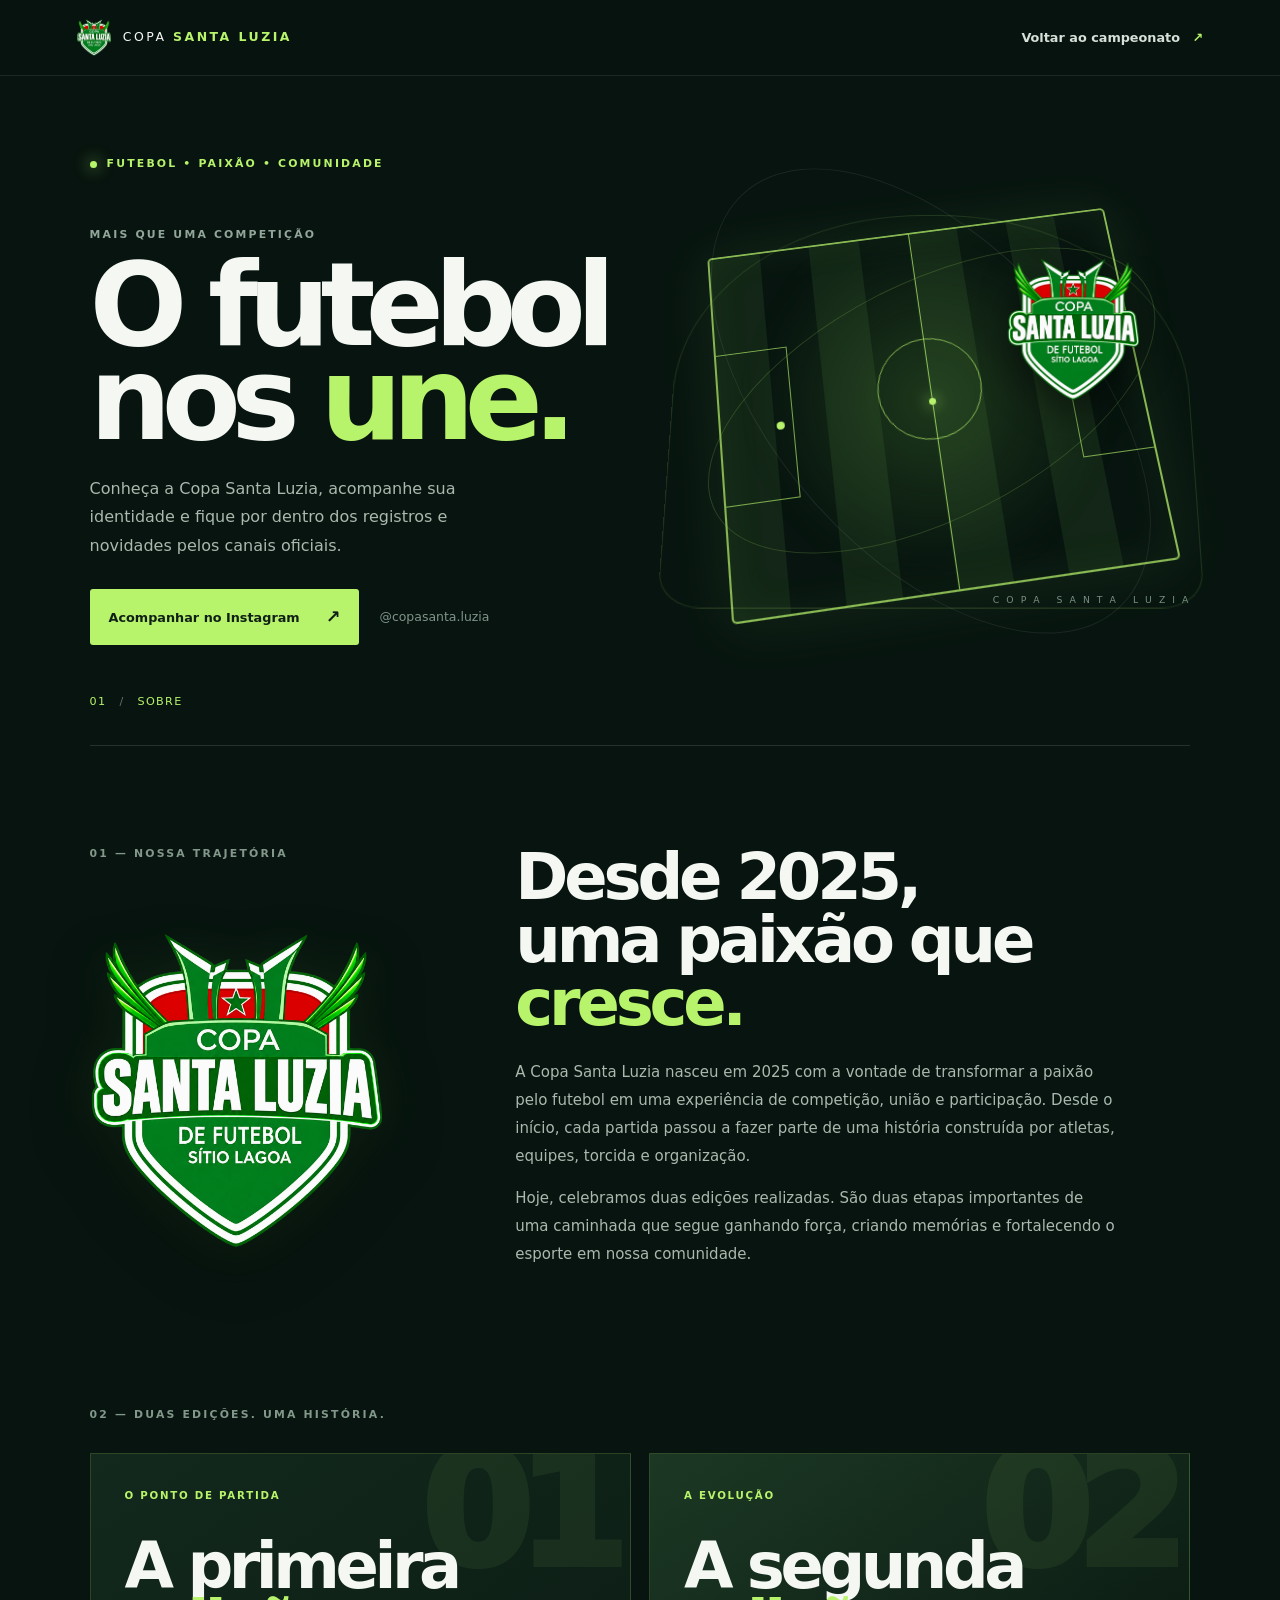
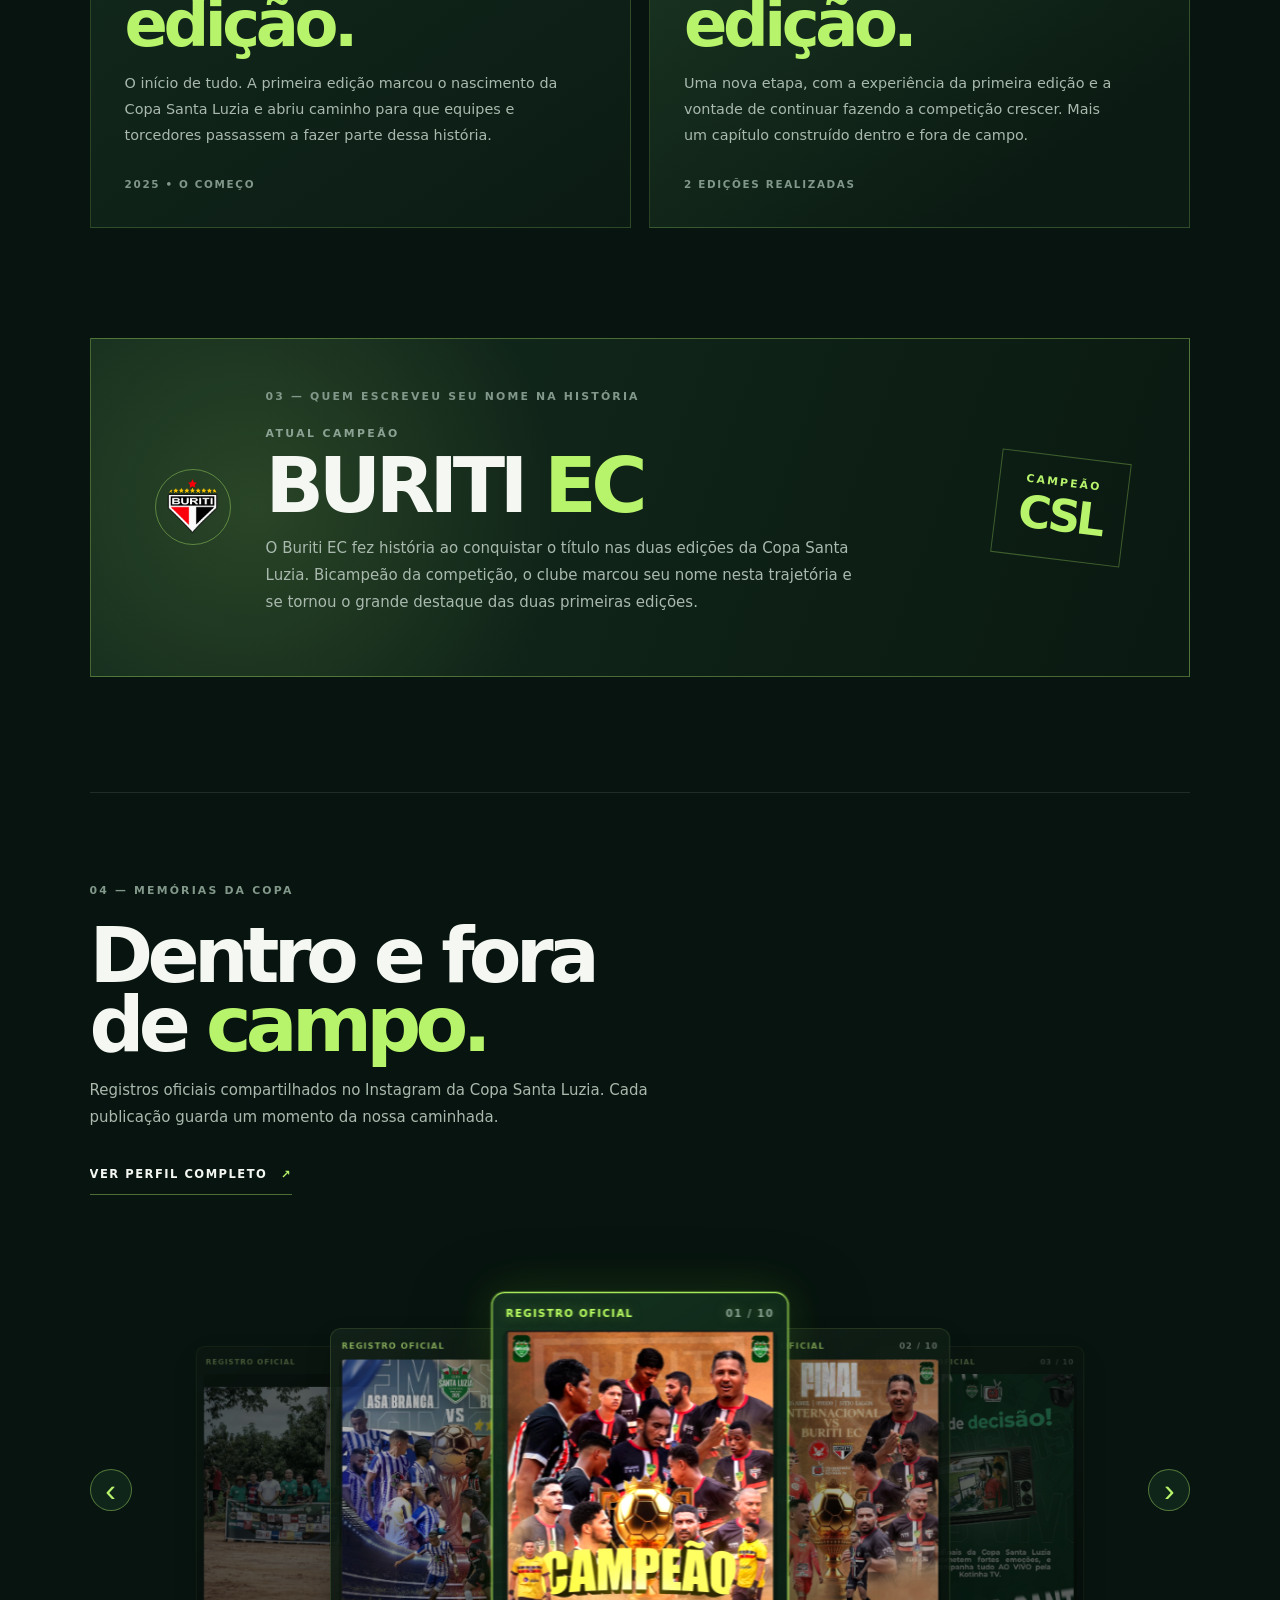
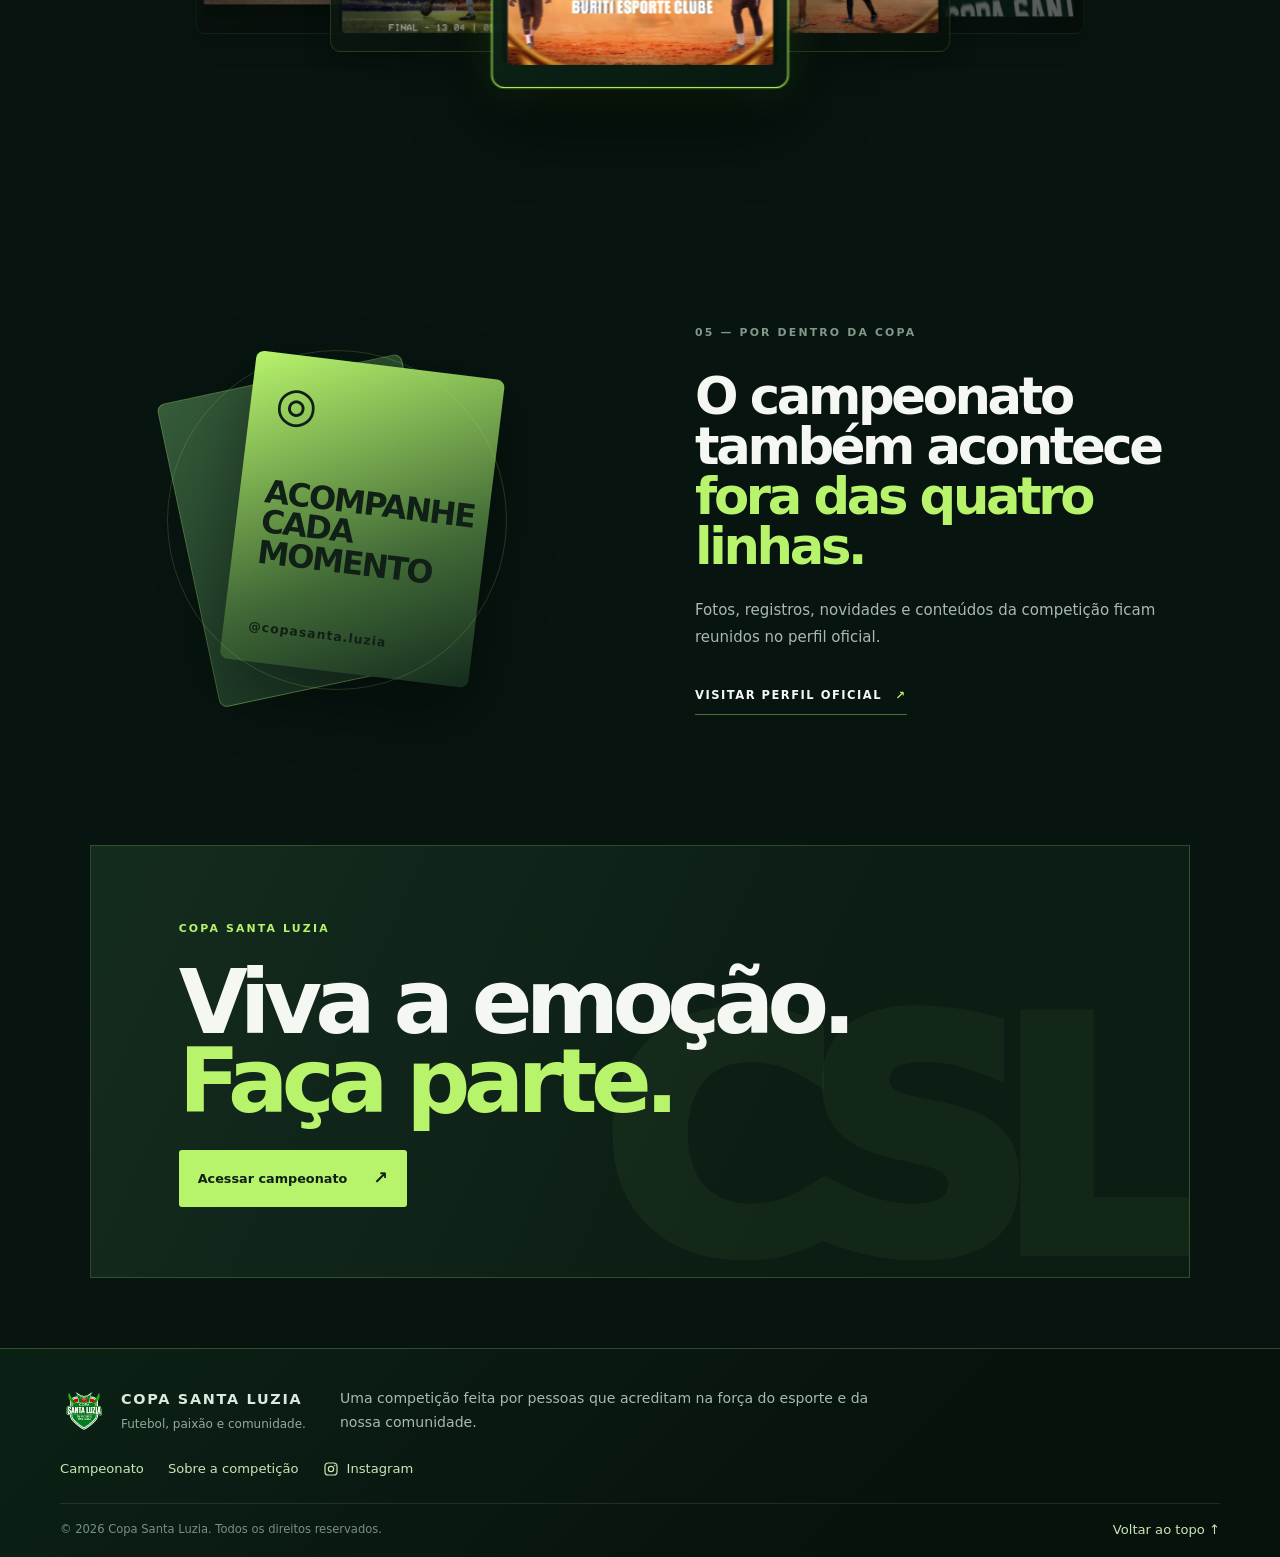
<file: copa-santa-luzia/sobre.html>
<!doctype html>
<html lang="pt-BR">
<head>
  <meta charset="utf-8">
  <meta name="viewport" content="width=device-width, initial-scale=1">
  <meta name="theme-color" content="#07140f">
  <meta name="description" content="Conheça a Copa Santa Luzia e acompanhe as novidades no Instagram oficial.">
  <title>Sobre a competição — Copa Santa Luzia</title>
  <link rel="icon" type="image/png" href="assets/Emblema%20Copa%20Santa%20Luzia%20em%20PNG%20transparente.png">
  <link rel="stylesheet" href="css/style.css">
  <link rel="stylesheet" href="css/sobre.css?v=20261119-8">
</head>
<body id="top" class="about-page">
  <header class="about-topbar">
    <a class="about-brand" href="index.html"><img class="brand-mark" src="assets/Emblema%20Copa%20Santa%20Luzia%20em%20PNG%20transparente.png" alt="Logomarca Copa Santa Luzia"><span>COPA <b>SANTA LUZIA</b></span></a>
    <a class="about-back" href="index.html">Voltar ao campeonato <span aria-hidden="true">↗</span></a>
  </header>

  <main class="about-main">
    <section class="about-hero">
      <div class="hero-copy reveal">
        <span class="eyebrow"><i></i> FUTEBOL • PAIXÃO • COMUNIDADE</span>
        <p class="hero-kicker">MAIS QUE UMA COMPETIÇÃO</p>
        <h1>O futebol<br>nos <em>une.</em></h1>
        <p class="hero-lead">Conheça a Copa Santa Luzia, acompanhe sua identidade e fique por dentro dos registros e novidades pelos canais oficiais.</p>
        <div class="hero-actions">
          <a class="about-cta" href="https://www.instagram.com/copasanta.luzia/" target="_blank" rel="noopener noreferrer">Acompanhar no Instagram <span>↗</span></a>
          <span class="hero-handle">@copasanta.luzia</span>
        </div>
      </div>

      <div class="hero-art reveal" aria-label="Ilustração de um campo de futebol com bola">
        <div class="art-glow"></div>
        <div class="stadium-lines"></div>
        <div class="pitch">
          <span class="pitch-half"></span><span class="pitch-circle"></span>
          <span class="pitch-box pitch-box-left"></span><span class="pitch-box pitch-box-right"></span>
          <span class="pitch-dot"></span>
        </div>
        <div class="orbit orbit-one"></div><div class="orbit orbit-two"></div>
        <img class="floating-ball" src="assets/Emblema%20Copa%20Santa%20Luzia%20em%20PNG%20transparente.png" alt="Logomarca Copa Santa Luzia">
        <span class="art-caption">C O P A &nbsp; S A N T A &nbsp; L U Z I A</span>
      </div>
      <div class="hero-index">01 <span>/</span> SOBRE</div>
    </section>

    <section class="about-intro reveal">
      <div class="intro-brand">
        <div class="section-number">01 — NOSSA TRAJETÓRIA</div>
        <img class="intro-logo" src="assets/Emblema%20Copa%20Santa%20Luzia%20em%20PNG%20transparente.png" alt="Escudo oficial da Copa Santa Luzia">
      </div>
      <div>
        <h2>Desde 2025,<br>uma paixão que <em>cresce.</em></h2>
        <p>A Copa Santa Luzia nasceu em 2025 com a vontade de transformar a paixão pelo futebol em uma experiência de competição, união e participação. Desde o início, cada partida passou a fazer parte de uma história construída por atletas, equipes, torcida e organização.</p>
        <p>Hoje, celebramos duas edições realizadas. São duas etapas importantes de uma caminhada que segue ganhando força, criando memórias e fortalecendo o esporte em nossa comunidade.</p>
      </div>
    </section>

    <section class="edition-history reveal">
      <div class="section-number">02 — DUAS EDIÇÕES. UMA HISTÓRIA.</div>
      <div class="edition-grid">
        <article class="edition-card">
          <span class="edition-index">01</span>
          <span class="edition-label">O PONTO DE PARTIDA</span>
          <h3>A primeira<br><em>edição.</em></h3>
          <p>O início de tudo. A primeira edição marcou o nascimento da Copa Santa Luzia e abriu caminho para que equipes e torcedores passassem a fazer parte dessa história.</p>
          <span class="edition-foot">2025 • O COMEÇO</span>
        </article>
        <article class="edition-card edition-card-current">
          <span class="edition-index">02</span>
          <span class="edition-label">A EVOLUÇÃO</span>
          <h3>A segunda<br><em>edição.</em></h3>
          <p>Uma nova etapa, com a experiência da primeira edição e a vontade de continuar fazendo a competição crescer. Mais um capítulo construído dentro e fora de campo.</p>
          <span class="edition-foot">2 EDIÇÕES REALIZADAS</span>
        </article>
      </div>
    </section>

    <section class="champion-feature reveal">
      <img class="champion-crown" src="assets/Buriti-ec.png" alt="Escudo do Buriti EC, atual campeão">
      <div class="champion-copy">
        <span class="section-number">03 — QUEM ESCREVEU SEU NOME NA HISTÓRIA</span>
        <p class="champion-label">ATUAL CAMPEÃO</p>
        <h2>BURITI <em>EC</em></h2>
        <p>O Buriti EC fez história ao conquistar o título nas duas edições da Copa Santa Luzia. Bicampeão da competição, o clube marcou seu nome nesta trajetória e se tornou o grande destaque das duas primeiras edições.</p>
      </div>
      <div class="champion-stamp">CAMPEÃO<br><b>CSL</b></div>
    </section>

    <section class="official-gallery">
      <div class="gallery-heading reveal">
        <div class="section-number">04 — MEMÓRIAS DA COPA</div>
        <h2>Dentro e fora<br>de <em>campo.</em></h2>
        <p>Registros oficiais compartilhados no Instagram da Copa Santa Luzia. Cada publicação guarda um momento da nossa caminhada.</p>
        <a class="text-link" href="https://www.instagram.com/copasanta.luzia/" target="_blank" rel="noopener noreferrer">VER PERFIL COMPLETO <span>↗</span></a>
      </div>
      <div class="ig-carousel ig-deck" aria-label="Carrossel de registros oficiais da Copa Santa Luzia">
        <button class="ig-carousel-arrow ig-prev" type="button" aria-label="Ver publicações anteriores">‹</button>
        <div class="ig-gallery-grid" id="igGalleryTrack" tabindex="0" aria-live="polite">
        <article class="ig-card reveal" style="--ig-order:0">
          <div class="ig-card-top"><span>REGISTRO OFICIAL</span><span>01 / 10</span></div>
          <a class="ig-photo-link" href="assets/IMG_8917.PNG" target="_blank" rel="noopener noreferrer" aria-label="Abrir imagem IMG_8917.PNG"><img class="ig-photo" src="assets/IMG_8917.PNG" alt="Registro da Copa Santa Luzia 1" loading="eager"></a>
        </article>
        <article class="ig-card reveal" style="--ig-order:1">
          <div class="ig-card-top"><span>REGISTRO OFICIAL</span><span>02 / 10</span></div>
          <a class="ig-photo-link" href="assets/IMG_8918.PNG" target="_blank" rel="noopener noreferrer" aria-label="Abrir imagem IMG_8918.PNG"><img class="ig-photo" src="assets/IMG_8918.PNG" alt="Registro da Copa Santa Luzia 2" loading="eager"></a>
        </article>
        <article class="ig-card reveal" style="--ig-order:2">
          <div class="ig-card-top"><span>REGISTRO OFICIAL</span><span>03 / 10</span></div>
          <a class="ig-photo-link" href="assets/IMG_8919.PNG" target="_blank" rel="noopener noreferrer" aria-label="Abrir imagem IMG_8919.PNG"><img class="ig-photo" src="assets/IMG_8919.PNG" alt="Registro da Copa Santa Luzia 3" loading="eager"></a>
        </article>
        <article class="ig-card reveal" style="--ig-order:3">
          <div class="ig-card-top"><span>REGISTRO OFICIAL</span><span>04 / 10</span></div>
          <a class="ig-photo-link" href="assets/IMG_8920.PNG" target="_blank" rel="noopener noreferrer" aria-label="Abrir imagem IMG_8920.PNG"><img class="ig-photo" src="assets/IMG_8920.PNG" alt="Registro da Copa Santa Luzia 4" loading="lazy"></a>
        </article>
        <article class="ig-card reveal" style="--ig-order:4">
          <div class="ig-card-top"><span>REGISTRO OFICIAL</span><span>05 / 10</span></div>
          <a class="ig-photo-link" href="assets/IMG_8921.PNG" target="_blank" rel="noopener noreferrer" aria-label="Abrir imagem IMG_8921.PNG"><img class="ig-photo" src="assets/IMG_8921.PNG" alt="Registro da Copa Santa Luzia 5" loading="lazy"></a>
        </article>
        <article class="ig-card reveal" style="--ig-order:5">
          <div class="ig-card-top"><span>REGISTRO OFICIAL</span><span>06 / 10</span></div>
          <a class="ig-photo-link" href="assets/IMG_8922.PNG" target="_blank" rel="noopener noreferrer" aria-label="Abrir imagem IMG_8922.PNG"><img class="ig-photo" src="assets/IMG_8922.PNG" alt="Registro da Copa Santa Luzia 6" loading="lazy"></a>
        </article>
        <article class="ig-card reveal" style="--ig-order:6">
          <div class="ig-card-top"><span>REGISTRO OFICIAL</span><span>07 / 10</span></div>
          <a class="ig-photo-link" href="assets/IMG_8923.PNG" target="_blank" rel="noopener noreferrer" aria-label="Abrir imagem IMG_8923.PNG"><img class="ig-photo" src="assets/IMG_8923.PNG" alt="Registro da Copa Santa Luzia 7" loading="lazy"></a>
        </article>
        <article class="ig-card reveal" style="--ig-order:7">
          <div class="ig-card-top"><span>REGISTRO OFICIAL</span><span>08 / 10</span></div>
          <a class="ig-photo-link" href="assets/IMG_8924.PNG" target="_blank" rel="noopener noreferrer" aria-label="Abrir imagem IMG_8924.PNG"><img class="ig-photo" src="assets/IMG_8924.PNG" alt="Registro da Copa Santa Luzia 8" loading="lazy"></a>
        </article>
        <article class="ig-card reveal" style="--ig-order:8">
          <div class="ig-card-top"><span>REGISTRO OFICIAL</span><span>09 / 10</span></div>
          <a class="ig-photo-link" href="assets/IMG_8925.PNG" target="_blank" rel="noopener noreferrer" aria-label="Abrir imagem IMG_8925.PNG"><img class="ig-photo" src="assets/IMG_8925.PNG" alt="Registro da Copa Santa Luzia 9" loading="lazy"></a>
        </article>
        <article class="ig-card reveal" style="--ig-order:9">
          <div class="ig-card-top"><span>REGISTRO OFICIAL</span><span>10 / 10</span></div>
          <a class="ig-photo-link" href="assets/IMG_8926.PNG" target="_blank" rel="noopener noreferrer" aria-label="Abrir imagem IMG_8926.PNG"><img class="ig-photo" src="assets/IMG_8926.PNG" alt="Registro da Copa Santa Luzia 10" loading="lazy"></a>
        </article>
        
        </div>
        <button class="ig-carousel-arrow ig-next" type="button" aria-label="Próxima publicação">›</button>
      </div>
    </section>

    <section class="about-social reveal">
      <div class="social-visual">
        <div class="social-frame frame-back"></div>
        <div class="social-frame frame-front">
          <span class="insta-symbol">◎</span>
          <strong>ACOMPANHE<br>CADA MOMENTO</strong>
          <small>@copasanta.luzia</small>
        </div>
        <span class="social-orbit"></span>
      </div>
      <div class="social-copy">
        <div class="section-number">05 — POR DENTRO DA COPA</div>
        <h2>O campeonato<br>também acontece<br><em>fora das quatro linhas.</em></h2>
        <p>Fotos, registros, novidades e conteúdos da competição ficam reunidos no perfil oficial.</p>
        <a class="text-link" href="https://www.instagram.com/copasanta.luzia/" target="_blank" rel="noopener noreferrer">VISITAR PERFIL OFICIAL <span>↗</span></a>
      </div>
    </section>

    <section class="about-final reveal">
      <span class="final-kicker">COPA SANTA LUZIA</span>
      <h2>Viva a emoção.<br><em>Faça parte.</em></h2>
      <a class="about-cta" href="index.html">Acessar campeonato <span>↗</span></a>
      <div class="final-watermark">CSL</div>
    </section>
  </main>


  <script async src="https://www.instagram.com/embed.js"></script>
  <footer class="site-footer">
  <div class="site-footer-inner">
    <div class="footer-topline">
      <a class="footer-brand" href="index.html" aria-label="Copa Santa Luzia - início">
        <img src="assets/Emblema%20Copa%20Santa%20Luzia%20em%20PNG%20transparente.png" alt="">
        <span><strong>COPA SANTA LUZIA</strong><small>Futebol, paixão e comunidade.</small></span>
      </a>
      <p class="footer-message">Uma competição feita por pessoas que acreditam na força do esporte e da nossa comunidade.</p>
    </div>
    <nav class="footer-links" aria-label="Links do rodapé">
      <a href="index.html">Campeonato</a>
      <a href="sobre.html">Sobre a competição</a>
      <a class="footer-instagram" href="https://www.instagram.com/copasanta.luzia/" target="_blank" rel="noopener noreferrer" aria-label="Instagram">
        <svg viewBox="0 0 24 24" aria-hidden="true" focusable="false"><rect x="3" y="3" width="18" height="18" rx="5" fill="none" stroke="currentColor" stroke-width="1.8"/><circle cx="12" cy="12" r="4" fill="none" stroke="currentColor" stroke-width="1.8"/><circle cx="17.6" cy="6.7" r="1.1" fill="currentColor"/></svg>
        Instagram
      </a>
    </nav>
    <div class="footer-bottom"><span>© <span class="footer-year">2026</span> Copa Santa Luzia. Todos os direitos reservados.</span><a href="#top">Voltar ao topo ↑</a></div>
  </div>
</footer>
  <script>
    (() => {
      const track = document.getElementById('igGalleryTrack');
      const cards = track ? [...track.querySelectorAll('.ig-card')] : [];
      const prev = document.querySelector('.ig-prev');
      const next = document.querySelector('.ig-next');
      if (!track || !cards.length || !prev || !next) return;
      let active = 0;
      const render = () => {
        cards.forEach((card, index) => {
          let offset = (index - active + cards.length) % cards.length;
          if (offset > Math.floor(cards.length / 2)) offset -= cards.length;
          card.dataset.position = offset >= -2 && offset <= 2 ? String(offset) : 'hidden';
          card.classList.toggle('is-active', offset === 0);
          card.setAttribute('aria-hidden', offset === 0 ? 'false' : 'true');
        });
      };
      const move = delta => { active = (active + delta + cards.length) % cards.length; render(); };
      prev.addEventListener('click', () => move(-1));
      next.addEventListener('click', () => move(1));
      track.addEventListener('keydown', event => {
        if (event.key === 'ArrowLeft') { event.preventDefault(); move(-1); }
        if (event.key === 'ArrowRight') { event.preventDefault(); move(1); }
      });
      let pointerStart = null;
      track.addEventListener('pointerdown', event => {
        pointerStart = event.clientX;
        if (event.pointerType === 'touch' || event.pointerType === 'pen') track.setPointerCapture(event.pointerId);
      });
      track.addEventListener('pointerup', event => {
        if (pointerStart === null) return;
        const delta = event.clientX - pointerStart;
        if (Math.abs(delta) > 35) move(delta < 0 ? 1 : -1);
        pointerStart = null;
      });
      track.addEventListener('pointercancel', () => { pointerStart = null; });
      render();
    })();
  </script>



  <script>
    (() => {
      const items = document.querySelectorAll('.reveal');
      if (!('IntersectionObserver' in window)) {
        items.forEach(item => item.classList.add('is-visible'));
        return;
      }
      const observer = new IntersectionObserver(entries => {
        entries.forEach(entry => {
          if (entry.isIntersecting) {
            entry.target.classList.add('is-visible');
            observer.unobserve(entry.target);
          }
        });
      }, { threshold: 0.14 });
      items.forEach(item => observer.observe(item));
    })();
  </script>
</body>
</html>
</file>
<file: copa-santa-luzia/css/style.css>
:root {
  --bg: #0b1410; --panel: #111d17; --panel2: #16261e; --line: #223a2e;
  --text: #e8f3ec; --muted: #8fa89a; --accent: #22c55e; --accent2: #16a34a;
  --yellow: #facc15; --red: #ef4444; --blue: #38bdf8; --radius: 12px;
}
* { box-sizing: border-box; }
html { -webkit-text-size-adjust: 100%; }
body { margin: 0; background: var(--bg); color: var(--text); font: 15px/1.5 system-ui, -apple-system, "Segoe UI", Roboto, sans-serif; }
h1, h2, h3 { margin: 0 0 .5rem; line-height: 1.2; }
h2 { font-size: 1.15rem; } h3 { font-size: 1rem; }
a { color: var(--accent); }
code { background: var(--panel2); padding: 1px 6px; border-radius: 6px; font-size: .85em; }
.muted { color: var(--muted); } .small { font-size: .85rem; }
[hidden] { display: none !important; }

/* Layout */
.topbar { position: sticky; top: 0; z-index: 20; background: rgba(11,20,16,.92); backdrop-filter: blur(8px); border-bottom: 1px solid var(--line); }
.topbar-in { max-width: 1100px; margin: 0 auto; padding: 10px 16px; display: flex; align-items: center; gap: 12px; justify-content: space-between; }
.brand { font-weight: 800; font-size: 1.1rem; display: flex; align-items: center; gap: 8px; }
.brand .ball { font-size: 1.3rem; }
.who { display: flex; align-items: center; gap: 10px; font-size: .85rem; color: var(--muted); }
.who img { width: 28px; height: 28px; border-radius: 50%; }
.tabs { max-width: 1100px; margin: 0 auto; padding: 0 16px; display: flex; gap: 4px; overflow-x: auto; scrollbar-width: none; }
.tabs::-webkit-scrollbar { display: none; }
.tab { background: none; border: 0; color: var(--muted); padding: 11px 14px; cursor: pointer; font: inherit; font-weight: 600; white-space: nowrap; border-bottom: 3px solid transparent; }
.tab:hover { color: var(--text); }
.tab.active { color: var(--accent); border-bottom-color: var(--accent); }
main { max-width: 1100px; margin: 0 auto; padding: 18px 16px 60px; }

/* Cards, tables */
.card { background: var(--panel); border: 1px solid var(--line); border-radius: var(--radius); padding: 16px; margin-bottom: 14px; }
.grid { display: grid; gap: 14px; }
.grid.two { grid-template-columns: repeat(auto-fit, minmax(300px, 1fr)); }
.table-wrap { overflow-x: auto; border: 1px solid var(--line); border-radius: var(--radius); background: var(--panel); }
table { width: 100%; border-collapse: collapse; font-size: .92rem; }
th, td { padding: 9px 10px; text-align: center; border-bottom: 1px solid var(--line); white-space: nowrap; }
th { color: var(--muted); font-weight: 600; font-size: .78rem; text-transform: uppercase; letter-spacing: .04em; background: var(--panel2); }
td.l, th.l { text-align: left; }
tr:last-child td { border-bottom: 0; }
tbody tr:hover { background: rgba(34,197,94,.05); }
tr.top td:first-child { box-shadow: inset 3px 0 var(--accent); }
.pts { font-weight: 800; color: var(--accent); }
.team-cell { display: flex; align-items: center; gap: 8px; }
.badge { display: inline-grid; place-items: center; width: 30px; height: 30px; border-radius: 50%; font-size: .62rem; font-weight: 800; color: #fff; flex: none; }
.empty { text-align: center; color: var(--muted); padding: 34px 12px; border: 1px dashed var(--line); border-radius: var(--radius); }

/* Jogos */
.match { padding: 14px 16px; }
.match-head { display: flex; justify-content: space-between; color: var(--muted); font-size: .8rem; margin-bottom: 10px; gap: 8px; flex-wrap: wrap; }
.match-body { display: grid; grid-template-columns: 1fr auto 1fr; align-items: center; gap: 12px; }
.mteam { display: flex; align-items: center; gap: 8px; font-weight: 700; }
.mteam.away { justify-content: flex-end; text-align: right; }
.score { font-size: 1.6rem; font-weight: 800; letter-spacing: .05em; min-width: 84px; text-align: center; }
.score.pending { font-size: .95rem; color: var(--muted); font-weight: 600; }
.status { font-size: .72rem; padding: 2px 8px; border-radius: 999px; font-weight: 700; }
.status.encerrado { background: rgba(34,197,94,.15); color: var(--accent); }
.status.agendado { background: rgba(56,189,248,.15); color: var(--blue); }
.match-notes { margin-top: 10px; padding: 8px 10px; background: var(--panel2); border-radius: 8px; font-size: .88rem; color: #cfe3d6; }
.events { margin-top: 10px; display: grid; gap: 4px; font-size: .86rem; color: var(--muted); }
.ev { display: flex; gap: 8px; align-items: center; }
.ev .min { min-width: 34px; color: var(--text); font-variant-numeric: tabular-nums; }
.card-y, .card-r { display: inline-block; width: 11px; height: 15px; border-radius: 2px; }
.card-y { background: var(--yellow); } .card-r { background: var(--red); }

/* Notas / avisos */
.note { border-left: 3px solid var(--accent); }
.note h3 { margin-bottom: 4px; }
.pill { display: inline-block; padding: 2px 9px; border-radius: 999px; font-size: .75rem; font-weight: 700; }
.pill.red { background: rgba(239,68,68,.15); color: var(--red); }
.pill.yellow { background: rgba(250,204,21,.15); color: var(--yellow); }
.pill.green { background: rgba(34,197,94,.15); color: var(--accent); }

/* Formulários e botões */
label { display: grid; gap: 4px; font-size: .8rem; color: var(--muted); font-weight: 600; }
input, select, textarea { width: 100%; background: var(--panel2); border: 1px solid var(--line); color: var(--text); border-radius: 8px; padding: 9px 10px; font: inherit; }
input:focus, select:focus, textarea:focus { outline: 2px solid var(--accent2); border-color: transparent; }
input[type=color] { padding: 2px; height: 38px; }
input[type=checkbox] { width: auto; }
.form-grid { display: grid; gap: 10px; grid-template-columns: repeat(auto-fit, minmax(160px, 1fr)); align-items: end; }
.btn { background: var(--accent2); color: #fff; border: 0; border-radius: 8px; padding: 9px 16px; font: inherit; font-weight: 700; cursor: pointer; }
.btn:hover { background: var(--accent); }
.btn.ghost { background: transparent; border: 1px solid var(--line); color: var(--text); }
.btn.ghost:hover { border-color: var(--accent); }
.btn.danger { background: transparent; border: 1px solid #7f1d1d; color: #fca5a5; }
.btn.danger:hover { background: #7f1d1d; color: #fff; }
.btn.sm { padding: 4px 10px; font-size: .8rem; }
.row-actions { display: flex; gap: 6px; justify-content: flex-end; }
.toolbar { display: flex; gap: 10px; flex-wrap: wrap; align-items: center; margin-bottom: 12px; }
.toolbar select, .toolbar input { width: auto; min-width: 180px; }
.spacer { flex: 1; }

/* Login */
.login-wrap { min-height: 100vh; display: grid; place-items: center; padding: 20px; }
.login-card { width: 100%; max-width: 400px; background: var(--panel); border: 1px solid var(--line); border-radius: 16px; padding: 28px; text-align: center; }
.login-card h1 { font-size: 1.5rem; margin-bottom: 6px; }
.login-card .stack { display: grid; gap: 12px; margin-top: 20px; justify-items: center; }
.login-card .btn { width: 280px; max-width: 100%; }
.sep { display: flex; align-items: center; gap: 10px; color: var(--muted); font-size: .8rem; width: 280px; max-width: 100%; }
.sep::before, .sep::after { content: ""; height: 1px; background: var(--line); flex: 1; }
.login-card form { display: grid; gap: 12px; text-align: left; margin-top: 18px; }
.err { color: #fca5a5; font-size: .85rem; min-height: 1.2em; }

/* Modal & toast */
dialog { background: var(--panel); color: var(--text); border: 1px solid var(--line); border-radius: 16px; padding: 20px; width: min(640px, 94vw); max-height: 90vh; overflow: auto; }
dialog::backdrop { background: rgba(0,0,0,.6); }
#toast { position: fixed; left: 50%; bottom: 22px; transform: translate(-50%, 20px); background: var(--accent2); color: #fff; padding: 10px 18px; border-radius: 999px; opacity: 0; pointer-events: none; transition: .25s; z-index: 100; font-weight: 600; }
#toast.show { opacity: 1; transform: translate(-50%, 0); }
#toast.error { background: #b91c1c; }
.link-admin { color: var(--muted); font-size: .8rem; margin-top: 22px; display: inline-block; }
.dz { border: 2px dashed var(--line); border-radius: var(--radius); padding: 22px; text-align: center; }
.dz:hover { border-color: var(--accent); }

@media (max-width: 560px) {
  .match-body { grid-template-columns: 1fr; text-align: center; }
  .mteam, .mteam.away { justify-content: center; text-align: center; }
  .who .name { display: none; }
}

/* ===== Campeonato: grupos, mata-mata, partida ao vivo, desempate ===== */
.tag { display: inline-block; background: var(--panel2); border: 1px solid var(--line); border-radius: 999px; padding: 1px 9px; font-size: .75rem; color: var(--muted); font-weight: 700; white-space: nowrap; }
.linkbtn { background: none; border: 0; color: var(--text); font: inherit; font-weight: 700; cursor: pointer; padding: 0; text-align: left; text-decoration: underline dotted var(--muted); text-underline-offset: 3px; }
.linkbtn:hover { color: var(--accent); }
.stats3 { display: grid; grid-template-columns: repeat(3, 1fr); gap: 10px; margin: 12px 0; }
.stat { background: var(--panel2); border-radius: 10px; padding: 12px; text-align: center; }
.stat b { display: block; font-size: 1.6rem; }
.stat span { color: var(--muted); font-size: .78rem; }
.status.nao_iniciado { background: rgba(56,189,248,.15); color: var(--blue); }
.status.em_andamento { background: rgba(239,68,68,.15); color: var(--red); }
.status.concluido { background: rgba(34,197,94,.15); color: var(--accent); }
.live-dot { display: inline-block; width: 8px; height: 8px; border-radius: 50%; background: var(--red); margin-right: 6px; animation: pulse 1.2s infinite; }
@keyframes pulse { 0%, 100% { opacity: 1; } 50% { opacity: .25; } }
.match.live { border-color: #7f1d1d; box-shadow: 0 0 0 1px rgba(239,68,68,.25); }
.chips { display: flex; gap: 6px; flex-wrap: wrap; margin-bottom: 12px; }
.chip { border: 1px solid var(--line); background: transparent; color: var(--muted); border-radius: 999px; padding: 5px 12px; font: inherit; font-size: .82rem; font-weight: 600; cursor: pointer; }
.chip.active { background: var(--accent2); border-color: var(--accent2); color: #fff; }
.tb-list { list-style: none; margin: 0; padding: 0; display: grid; gap: 8px; }
.tb-item { display: flex; align-items: center; gap: 10px; background: var(--panel2); border: 1px solid var(--line); border-radius: 10px; padding: 10px 12px; }
.tb-n { width: 26px; height: 26px; border-radius: 50%; background: var(--accent2); color: #fff; display: grid; place-items: center; font-weight: 800; font-size: .85rem; flex: none; }
.tb-text { flex: 1; min-width: 0; }
.tb-text small { display: block; color: var(--muted); }
.choice-grid { display: grid; gap: 10px; grid-template-columns: repeat(auto-fit, minmax(240px, 1fr)); }
.choice { border: 2px solid var(--line); border-radius: 12px; padding: 14px; cursor: pointer; background: var(--panel2); display: grid; gap: 4px; color: var(--text); font-size: .95rem; }
.choice.sel { border-color: var(--accent); background: rgba(34,197,94,.08); }
.choice input { width: auto; justify-self: start; }
.choice b { font-size: 1rem; }
.groups-grid { display: grid; gap: 12px; grid-template-columns: repeat(auto-fit, minmax(250px, 1fr)); }
.gbox { background: var(--panel2); border: 1px solid var(--line); border-radius: 12px; padding: 12px; }
.gbox.bad { border-color: #7a6a1a; }
.gbox h3 { display: flex; justify-content: space-between; align-items: center; margin-bottom: 6px; }
.gbox .grow { display: flex; align-items: center; gap: 8px; padding: 4px 0; }
.gbox select { width: auto; padding: 3px 6px; margin-left: auto; }
.bracket { display: flex; gap: 16px; overflow-x: auto; padding-bottom: 8px; align-items: stretch; }
.phase-col { min-width: 250px; flex: 1; display: flex; flex-direction: column; gap: 10px; justify-content: space-around; }
.phase-col h3 { text-align: center; color: var(--muted); font-size: .8rem; text-transform: uppercase; letter-spacing: .05em; }
.kmatch { background: var(--panel); border: 1px solid var(--line); border-radius: 10px; padding: 8px 10px; font-size: .88rem; }
.kmatch.live { border-color: #7f1d1d; }
.kline { display: flex; align-items: center; gap: 8px; padding: 3px 0; }
.kline .nm { flex: 1; min-width: 0; overflow: hidden; text-overflow: ellipsis; white-space: nowrap; }
.kline .sc { font-weight: 800; }
.kline.win { color: var(--accent); font-weight: 700; }
.kmeta { color: var(--muted); font-size: .74rem; margin-top: 4px; display: flex; justify-content: space-between; gap: 6px; flex-wrap: wrap; }
.champion { text-align: center; background: linear-gradient(135deg, rgba(250,204,21,.15), rgba(34,197,94,.1)); border-color: #7a6a1a; }
.champion .trophy { font-size: 2.4rem; }
.score-ctl { display: grid; grid-template-columns: 1fr auto 1fr; gap: 10px; align-items: center; text-align: center; margin: 14px 0; }
.score-ctl .big { font-size: 2.6rem; font-weight: 800; line-height: 1.1; }
.score-ctl .ctl { display: flex; gap: 6px; justify-content: center; margin-top: 6px; }
.seg { display: flex; border: 1px solid var(--line); border-radius: 10px; overflow: hidden; margin: 12px 0; }
.seg button { flex: 1; border: 0; background: var(--panel2); color: var(--muted); padding: 10px 6px; font: inherit; font-weight: 700; cursor: pointer; }
.seg button + button { border-left: 1px solid var(--line); }
.seg button.on.nao_iniciado { background: rgba(56,189,248,.2); color: var(--blue); }
.seg button.on.em_andamento { background: rgba(239,68,68,.2); color: var(--red); }
.seg button.on.concluido { background: rgba(34,197,94,.2); color: var(--accent); }
td input.inl { width: auto; padding: 4px 6px; font-size: .85rem; }
td input.inl.n { width: 62px; text-align: center; }
.warn { background: rgba(250,204,21,.1); border: 1px solid #7a6a1a; color: var(--yellow); border-radius: 10px; padding: 10px 12px; font-size: .88rem; margin-bottom: 12px; }
.okline { color: var(--accent); } .todo { color: var(--muted); }
.checklist { list-style: none; margin: 0; padding: 0; display: grid; gap: 6px; }
.livebar { display: flex; flex-wrap: wrap; gap: 8px; align-items: center; }


/* Classificação: colunas estáveis e nome sempre legível */
.standings-wrap { width: 100%; overflow-x: auto; }
.standings-table { width: 100%; min-width: 0; table-layout: fixed; }
.standings-table th, .standings-table td {
  padding: 8px 4px;
  text-align: center;
  white-space: nowrap;
  overflow: hidden;
}
.standings-table .pos-col { width: 34px; }
.standings-table .team-col { width: 34%; text-align: left; }
.standings-team { min-width: 0; gap: 6px; overflow: visible; }
.standings-team-name {
  display: block;
  flex: 1 1 auto;
  min-width: 0;
  max-width: 100%;
  font-size: .82rem;
  line-height: 1.2;
  white-space: normal;
  overflow: visible;
  overflow-wrap: anywhere;
  text-overflow: clip;
}
@media (max-width: 560px) {
  .standings-table th, .standings-table td {
    padding: 7px 2px;
    font-size: .68rem;
  }
  .standings-table .pos-col { width: 24px; }
  .standings-table .team-col { width: 38%; }
  .standings-team { gap: 4px; align-items: center; }
  .standings-team .badge { width: 22px; height: 22px; font-size: .5rem; }
  .standings-team-name {
    font-size: .72rem;
    line-height: 1.15;
    white-space: normal;
    overflow-wrap: anywhere;
  }
}


/* Perfil público do clube */
.team-detail-head { display:flex; align-items:center; gap:12px; margin-bottom:18px; }
.team-detail-head .badge { width:44px; height:44px; font-size:.8rem; }
.team-detail-head h2 { margin:0; }
.team-stats { grid-template-columns:repeat(3,minmax(0,1fr)); }
.team-match-row { display:grid; grid-template-columns:minmax(0,1fr) auto auto; gap:12px; align-items:center; padding:10px 0; border-bottom:1px solid var(--line); }
.team-match-row:last-child { border-bottom:0; }
.team-match-score { font-weight:800; white-space:nowrap; }
.standings-team-name { border:0; background:none; color:var(--text); font:inherit; font-weight:800; cursor:pointer; text-align:left; text-decoration:underline dotted var(--muted); text-underline-offset:3px; }
.standings-team-name:hover { color:var(--accent); }
@media (max-width:560px) {
  .team-match-row { grid-template-columns:minmax(0,1fr) auto; }
  .team-match-row > div:last-child { grid-column:1 / -1; }
  .team-stats { gap:6px; }
  .team-stats .stat { padding:8px 4px; }
}


/* Cabeçalho do painel: evitar que marca e ações quebrem em telas estreitas */
@media (max-width: 560px) {
  .admin-topbar .topbar-in {
    padding: 8px 10px;
    gap: 8px;
  }
  .admin-topbar .brand {
    flex: 1 1 auto;
    min-width: 0;
    gap: 6px;
    font-size: clamp(.76rem, 3.4vw, .95rem);
    white-space: nowrap;
  }
  .admin-topbar .brand > span:last-child {
    min-width: 0;
    overflow: hidden;
    text-overflow: ellipsis;
    white-space: nowrap;
  }
  .admin-topbar .brand .ball {
    flex: 0 0 auto;
    font-size: 1.15rem;
  }
  .admin-topbar .who {
    flex: 0 0 auto;
    gap: 6px;
    white-space: nowrap;
  }
  .admin-topbar .who .btn {
    flex: 0 0 auto;
    padding: 7px 9px;
    font-size: .76rem;
    line-height: 1.2;
    white-space: nowrap;
  }
  .admin-topbar .tabs {
    padding-right: 10px;
    padding-left: 10px;
  }
}


/* Logomarca oficial da Copa Santa Luzia */
.brand .brand-logo { width:36px; height:46px; object-fit:contain; flex:none; display:block; }
@media (max-width:560px) { .admin-topbar .brand .brand-logo { width:30px; height:40px; } }


/* Escudo oficial do Buriti EC nos identificadores dos clubes */
.badge.badge-image {
  overflow:hidden;
  padding:0;
  background:transparent!important;
  border:1px solid rgba(255,255,255,.16);
}
.badge.badge-image img {
  display:block;
  width:100%;
  height:100%;
  object-fit:contain;
  border-radius:inherit;
}


/* Escudo do Buriti EC: usa a imagem real do clube em vez do emblema genérico */
.badge.badge-image.badge-buriti {
  width:44px!important;
  height:44px!important;
  min-width:44px;
  border:0!important;
  border-radius:9px!important;
  padding:0!important;
  overflow:hidden;
  background:transparent!important;
  box-shadow:none!important;
}
.badge.badge-image.badge-buriti img {
  display:block;
  width:100%;
  height:100%;
  object-fit:contain;
  object-position:center;
  border:0;
  border-radius:inherit;
  background:transparent;
}
.standings-team .badge.badge-image.badge-buriti {
  width:30px!important;
  height:30px!important;
  min-width:30px;
}
.team-detail-head .badge.badge-image.badge-buriti {
  width:58px!important;
  height:58px!important;
  min-width:58px;
}


/* Escudos personalizados dos clubes e editor de recorte circular */
.badge.badge-image { overflow:hidden; padding:0; background:transparent!important; border:1px solid rgba(255,255,255,.14); }
.badge.badge-image img { display:block; width:100%; height:100%; object-fit:contain; object-position:center; border-radius:inherit; }
.badge.badge-initials { background:var(--team-badge-color,#64748b); }
.logo-editor { display:grid; gap:12px; }
.logo-editor h2 { margin:0; }
.logo-file-label { display:inline-flex; align-items:center; gap:12px; width:max-content; max-width:100%; }
.logo-file-label input { max-width:230px; font-size:.78rem; }
.logo-crop-stage { display:grid; place-items:center; padding:8px; }
#team-logo-canvas {
  width:min(72vw,320px); height:auto; aspect-ratio:1; border-radius:50%;
  border:3px solid rgba(134,239,172,.75);
  box-shadow:0 0 0 8px rgba(34,197,94,.08),0 12px 35px rgba(0,0,0,.3);
  cursor:grab; touch-action:none; background:#17251d;
}
#team-logo-canvas:active { cursor:grabbing; }
.logo-zoom-label { display:grid; grid-template-columns:auto 1fr; align-items:center; gap:14px; }
.logo-zoom-label input { padding:0; accent-color:var(--accent); }
.logo-hint { text-align:center; margin:0; }
.logo-actions { justify-content:flex-end; flex-wrap:wrap; }


/* Rodapé institucional compartilhado */
.site-footer { margin-top:72px; color:#dce9df; background:linear-gradient(135deg,#0c2116,#07120d 72%); border-top:1px solid rgba(183,243,107,.24); }
.site-footer-inner { width:min(1160px,calc(100% - 40px)); margin:0 auto; padding:38px 0 18px; }
.footer-topline { display:flex; align-items:center; gap:34px; }
.footer-brand { display:inline-flex; align-items:center; gap:13px; color:inherit; text-decoration:none; flex:0 0 auto; }
.footer-brand img { width:48px; height:48px; object-fit:contain; }
.footer-brand span { display:grid; gap:4px; }
.footer-brand strong { font-size:.9rem; letter-spacing:.12em; }
.footer-brand small { color:#91a99a; font-size:.75rem; }
.footer-message { max-width:560px; margin:0; color:#a8bbae; font-size:.88rem; line-height:1.7; }
.footer-instagram { display:inline-flex; align-items:center; gap:8px; }
.footer-instagram svg { width:16px; height:16px; flex:0 0 16px; }
.footer-links { display:flex; flex-wrap:wrap; gap:10px 24px; margin-top:24px; padding:0 0 24px; }
.footer-links a,.footer-bottom a { color:#c8e7b4; font-size:.82rem; text-decoration:none; }
.footer-links a:hover,.footer-bottom a:hover { color:#fff; text-decoration:underline; }
.footer-bottom { display:flex; justify-content:space-between; align-items:center; gap:14px; padding-top:16px; border-top:1px solid rgba(255,255,255,.1); color:#789080; font-size:.72rem; }
@media(max-width:700px) {
  .footer-topline { align-items:flex-start; flex-direction:column; gap:18px; }
  .footer-message { max-width:100%; }
}
@media(max-width:560px) { .site-footer { margin-top:48px; } .site-footer-inner { width:calc(100% - 32px); padding-top:30px; } .footer-bottom { align-items:flex-start; flex-direction:column; } }


/* Rodapé no fim da janela quando o conteúdo não ocupa toda a altura */
html, body { min-height:100%; }
body { min-height:100vh; display:flex; flex-direction:column; }
#app { flex:1 0 auto; }
.site-footer { flex-shrink:0; margin-top:0; }


/* Link simples para a página Sobre, seguindo a identidade dos links do rodapé */
.header-about-link { color:#c8e7b4; font-size:.82rem; font-weight:600; text-decoration:none; transition:color .2s; }
.header-about-link:hover { color:#fff; text-decoration:underline; text-underline-offset:4px; }
</file>
<file: copa-santa-luzia/css/sobre.css>
/* Página institucional — Copa Santa Luzia */
.about-page { --about-bg:#07140f; --about-panel:#0d2118; --about-green:#b7f36b; --about-muted:#9aada1; background:var(--about-bg); color:#f4f7f2; overflow-x:hidden; }
.about-topbar { height:76px; padding:0 clamp(20px,6vw,90px); display:flex; align-items:center; justify-content:space-between; border-bottom:1px solid rgba(255,255,255,.09); position:relative; z-index:5; background:rgba(7,20,15,.88); }
.about-brand { display:flex; align-items:center; gap:12px; color:#f4f7f2; text-decoration:none; font-size:.78rem; letter-spacing:.2em; }
.about-brand b { color:var(--about-green); }
.brand-mark { display:block; width:34px; height:46px; object-fit:contain; flex:none; }
.about-back { color:#d6e0d8; text-decoration:none; font-size:.8rem; font-weight:700; }
.about-back span,.text-link span { color:var(--about-green); margin-left:8px; }
.about-main { max-width:1440px; margin:auto; padding:0 clamp(20px,7vw,110px); }
.about-hero { min-height:650px; position:relative; display:grid; grid-template-columns:1fr 1fr; align-items:center; gap:5vw; padding:80px 0 100px; }
.eyebrow,.section-number,.hero-kicker,.final-kicker { font-size:.68rem; font-weight:800; letter-spacing:.2em; color:var(--about-green); }
.eyebrow { display:flex; align-items:center; gap:10px; }
.eyebrow i { width:7px; height:7px; border-radius:50%; background:var(--about-green); box-shadow:0 0 16px var(--about-green); }
.hero-kicker { margin:55px 0 14px; color:#92a69a; }
.hero-copy h1 { font-size:clamp(4.5rem,9vw,8.5rem); letter-spacing:-.085em; line-height:.82; margin:0; font-weight:900; }
.hero-copy h1 em,.about-intro h2 em,.social-copy h2 em,.about-final h2 em { color:var(--about-green); font-style:normal; }
.hero-lead { max-width:440px; color:#a9b9ae; line-height:1.8; margin:28px 0; font-size:1rem; }
.hero-actions { display:flex; align-items:center; gap:20px; flex-wrap:wrap; }
.about-cta { display:inline-flex; align-items:center; gap:26px; background:var(--about-green); color:#102016; text-decoration:none; padding:15px 19px; border-radius:3px; font-size:.8rem; font-weight:900; transition:transform .25s,box-shadow .25s; }
.about-cta:hover { transform:translateY(-4px); box-shadow:0 12px 35px rgba(183,243,107,.2); }
.about-cta span { font-size:1.1rem; }
.hero-handle { color:#81958a; font-size:.78rem; }
.hero-art { min-height:430px; position:relative; display:grid; place-items:center; isolation:isolate; }
.art-glow { position:absolute; width:70%; aspect-ratio:1; border-radius:50%; background:radial-gradient(circle,rgba(112,190,73,.22),transparent 68%); filter:blur(18px); animation:breathe 5s ease-in-out infinite; }
.stadium-lines { position:absolute; inset:4% 0; border:1px solid rgba(183,243,107,.13); border-radius:48% 48% 8% 8%; transform:perspective(500px) rotateX(8deg); }
.pitch { width:min(82%,430px); aspect-ratio:1.15; border:2px solid rgba(183,243,107,.72); border-radius:5px; transform:perspective(650px) rotateX(13deg) rotateZ(-8deg); position:relative; box-shadow:0 0 55px rgba(116,190,79,.12),inset 0 0 40px rgba(116,190,79,.08); background:repeating-linear-gradient(90deg,rgba(91,153,69,.13) 0 12.5%,transparent 12.5% 25%); animation:fieldFloat 7s ease-in-out infinite; }
.pitch::before { content:""; position:absolute; top:0; bottom:0; left:50%; border-left:1px solid rgba(183,243,107,.7); }
.pitch-half { position:absolute; width:25%; aspect-ratio:1; border:1px solid rgba(183,243,107,.7); border-radius:50%; left:37.5%; top:32%; }
.pitch-circle { position:absolute; width:7px; height:7px; background:var(--about-green); border-radius:50%; left:calc(50% - 3px); top:calc(50% - 3px); box-shadow:0 0 14px var(--about-green); }
.pitch-box { position:absolute; width:17%; height:42%; top:29%; border:1px solid rgba(183,243,107,.65); }
.pitch-box-left { left:0; border-left:0; }.pitch-box-right { right:0; border-right:0; }
.pitch-dot { position:absolute; width:8px; height:8px; border-radius:50%; background:var(--about-green); left:13%; top:50%; }
.orbit { position:absolute; width:94%; height:55%; border:1px solid rgba(183,243,107,.18); border-radius:50%; transform:rotate(-27deg); }
.orbit-two { width:108%; height:72%; transform:rotate(48deg); border-color:rgba(255,255,255,.08); }
.floating-ball { position:absolute; right:10%; top:13%; display:block; width:clamp(76px,12vw,132px); height:auto; object-fit:contain; filter:drop-shadow(0 18px 18px rgba(0,0,0,.45)); animation:ballFloat 4s ease-in-out infinite; }
.art-caption { position:absolute; bottom:2%; right:0; color:#789082; font-size:.58rem; letter-spacing:.22em; }
.hero-index { position:absolute; bottom:35px; left:0; font-size:.7rem; color:var(--about-green); letter-spacing:.12em; }
.hero-index span { color:#607368; padding:0 8px; }
.about-intro { border-top:1px solid rgba(255,255,255,.12); padding:100px 0; display:grid; grid-template-columns:1fr 2fr; gap:8%; }
.section-number { color:#82988a; }
.about-intro h2,.social-copy h2 { font-size:clamp(2.7rem,5vw,5rem); line-height:.98; letter-spacing:-.065em; margin:0 0 25px; }
.about-intro p,.social-copy p { color:#a9b9ae; max-width:600px; line-height:1.85; }
.about-social { display:grid; grid-template-columns:1fr 1fr; gap:10%; align-items:center; padding:65px 0 130px; }
.social-visual { min-height:390px; position:relative; display:grid; place-items:center; }
.social-frame { width:250px; height:310px; border-radius:8px; position:absolute; }
.frame-back { background:linear-gradient(145deg,#355b39,#142c20); transform:rotate(-12deg) translate(-28px,5px); border:1px solid rgba(183,243,107,.3); }
.frame-front { background:linear-gradient(155deg,#b7f36b,#426b37 62%,#142b1e); color:#102016; transform:rotate(7deg) translate(25px,-4px); padding:25px; display:flex; flex-direction:column; justify-content:space-between; box-shadow:0 25px 65px rgba(0,0,0,.35); animation:cardFloat 6s ease-in-out infinite; }
.insta-symbol { font-size:3rem; line-height:1; }
.frame-front strong { font-size:2rem; line-height:.95; letter-spacing:-.06em; }
.frame-front small { font-weight:800; letter-spacing:.08em; }
.social-orbit { position:absolute; width:340px; height:340px; border:1px solid rgba(183,243,107,.17); border-radius:50%; }
.social-copy h2 { margin-top:30px; font-size:clamp(2.5rem,4vw,4.2rem); }
.text-link { display:inline-block; margin-top:20px; color:#f4f7f2; font-size:.72rem; font-weight:900; letter-spacing:.13em; text-decoration:none; border-bottom:1px solid rgba(183,243,107,.4); padding-bottom:10px; }
.about-final { min-height:390px; padding:70px 8%; position:relative; overflow:hidden; background:linear-gradient(115deg,#142c1e,#0c1d14 65%); border:1px solid rgba(183,243,107,.2); margin-bottom:70px; }
.about-final h2 { position:relative; z-index:1; font-size:clamp(3.5rem,7vw,6.5rem); line-height:.88; letter-spacing:-.075em; margin:24px 0 30px; }
.final-watermark { position:absolute; right:3%; bottom:-25%; font-size:clamp(10rem,25vw,22rem); font-weight:1000; letter-spacing:-.12em; color:rgba(183,243,107,.045); pointer-events:none; }
.about-footer { border-top:1px solid rgba(255,255,255,.1); padding:25px clamp(20px,7vw,110px); display:flex; justify-content:space-between; color:#809388; font-size:.7rem; letter-spacing:.1em; }
.about-footer a { color:var(--about-green); text-decoration:none; }
.reveal { opacity:0; transform:translateY(28px); transition:opacity .8s ease,transform .8s cubic-bezier(.2,.7,.2,1); }
.reveal.is-visible { opacity:1; transform:translateY(0); }
@keyframes breathe { 0%,100%{transform:scale(.9);opacity:.65}50%{transform:scale(1.12);opacity:1} }
@keyframes fieldFloat { 0%,100%{transform:perspective(650px) rotateX(13deg) rotateZ(-8deg) translateY(0)}50%{transform:perspective(650px) rotateX(13deg) rotateZ(-8deg) translateY(-12px)} }
@keyframes ballFloat { 0%,100%{transform:translateY(0) rotate(-10deg)}50%{transform:translateY(-18px) rotate(12deg)} }
@keyframes cardFloat { 0%,100%{transform:rotate(7deg) translate(25px,-4px)}50%{transform:rotate(4deg) translate(25px,-14px)} }
@media(max-width:760px) {
 .about-topbar{height:66px;padding:0 18px}.about-brand{font-size:.66rem;letter-spacing:.13em}.about-back{font-size:.72rem}
 .about-main{padding:0 22px}.about-hero{grid-template-columns:1fr;gap:5px;padding:70px 0 75px;min-height:0}
 .hero-kicker{margin-top:38px}.hero-copy h1{font-size:clamp(4.6rem,19vw,7rem)}
 .hero-art{min-height:330px;margin-top:10px}.pitch{width:78%}.floating-ball{right:5%;top:7%}
 .hero-index{bottom:18px}.about-intro{grid-template-columns:1fr;gap:28px;padding:70px 0}
 .about-intro h2{font-size:clamp(2.8rem,12vw,4rem)}
 .about-social{grid-template-columns:1fr;gap:25px;padding:30px 0 85px}.social-visual{min-height:350px;order:2}.social-copy{order:1}
 .social-copy h2{font-size:clamp(2.6rem,11vw,3.8rem)}.about-final{padding:55px 25px;min-height:340px;margin-bottom:45px}
 .about-footer{padding:22px;gap:12px}
}
@media(prefers-reduced-motion:reduce) {
 *,*::before,*::after{animation-duration:.01ms!important;animation-iteration-count:1!important;scroll-behavior:auto!important;transition-duration:.01ms!important}
 .reveal{opacity:1;transform:none}
}


/* Linha do tempo e destaque do campeão */
.edition-history { padding:20px 0 110px; }
.edition-grid { display:grid; grid-template-columns:repeat(2,minmax(0,1fr)); gap:18px; margin-top:30px; }
.edition-card { min-height:330px; position:relative; overflow:hidden; padding:34px; border:1px solid rgba(183,243,107,.18); background:linear-gradient(145deg,#13291d,#0b1b13); transition:transform .35s,border-color .35s,box-shadow .35s; }
.edition-card:hover { transform:translateY(-8px); border-color:rgba(183,243,107,.55); box-shadow:0 22px 55px rgba(0,0,0,.24); }
.edition-card-current { background:linear-gradient(145deg,#1c3824,#0b1b13 78%); }
.edition-index { position:absolute; right:20px; top:-22px; font-size:10rem; line-height:1; font-weight:1000; letter-spacing:-.1em; color:rgba(183,243,107,.07); }
.edition-label { display:block; position:relative; color:var(--about-green); font-size:.64rem; font-weight:900; letter-spacing:.17em; }
.edition-card h3 { position:relative; margin:35px 0 18px; font-size:clamp(2.5rem,5vw,4.4rem); line-height:.9; letter-spacing:-.07em; }
.edition-card h3 em { color:var(--about-green); font-style:normal; }
.edition-card p { position:relative; max-width:440px; color:#a9b9ae; line-height:1.8; font-size:.9rem; }
.edition-foot { display:block; position:relative; margin-top:28px; color:#80978a; font-size:.65rem; font-weight:900; letter-spacing:.16em; }
.champion-feature { display:grid; grid-template-columns:auto 1fr auto; gap:35px; align-items:center; position:relative; overflow:hidden; padding:45px clamp(24px,5vw,65px); margin:0 0 115px; border:1px solid rgba(183,243,107,.35); background:radial-gradient(circle at 15% 50%,rgba(183,243,107,.14),transparent 32%),linear-gradient(110deg,#142c1e,#0a1911); }
.champion-crown { width:76px; height:76px; box-sizing:border-box; display:block; object-fit:contain; padding:9px; border:1px solid rgba(183,243,107,.4); border-radius:50%; animation:crownPulse 4s ease-in-out infinite; }
.champion-copy h2 { margin:0; font-size:clamp(3rem,6vw,5.5rem); line-height:.9; letter-spacing:-.07em; }
.champion-copy h2 em { color:var(--about-green); font-style:normal; }
.champion-copy > p:last-child { max-width:590px; color:#a9b9ae; line-height:1.8; }
.champion-label { color:#8ca294; font-size:.68rem; font-weight:900; letter-spacing:.22em; margin:20px 0 8px; }
.champion-stamp { border:1px solid rgba(183,243,107,.3); padding:18px 22px; text-align:center; transform:rotate(7deg); color:var(--about-green); font-size:.68rem; font-weight:900; letter-spacing:.2em; }
.champion-stamp b { display:block; font-size:2.8rem; letter-spacing:-.08em; line-height:1.1; }
@keyframes crownPulse { 0%,100%{transform:translateY(0) rotate(-5deg);box-shadow:0 0 0 rgba(183,243,107,0)}50%{transform:translateY(-6px) rotate(5deg);box-shadow:0 0 28px rgba(183,243,107,.12)} }
@media(max-width:760px) {
 .edition-history { padding:10px 0 75px; }
 .edition-grid { grid-template-columns:1fr; }
 .edition-card { min-height:300px; padding:28px; }
 .champion-feature { grid-template-columns:auto 1fr; gap:18px; padding:28px 22px; margin-bottom:80px; }
 .champion-crown { width:55px; height:55px; padding:6px; }
 .champion-copy { min-width:0; }
 .champion-copy .section-number { line-height:1.6; }
 .champion-stamp { grid-column:2; justify-self:start; }
}


/* Carrossel de publicações oficiais — cards com proporção uniforme */
.official-gallery { padding:15px 0 110px; border-top:1px solid rgba(255,255,255,.1); }
.gallery-heading { max-width:700px; padding:75px 0 35px; }
.gallery-heading h2 { margin:22px 0 18px; font-size:clamp(3rem,6vw,5.8rem); line-height:.9; letter-spacing:-.075em; }
.gallery-heading h2 em { color:var(--about-green); font-style:normal; }
.gallery-heading p { max-width:570px; color:#a9b9ae; line-height:1.8; }
.ig-carousel { position:relative; display:flex; align-items:center; gap:16px; }
.ig-gallery-grid { display:flex; gap:20px; width:100%; min-width:0; overflow-x:auto; overflow-y:hidden; padding:12px 3px 24px; scroll-snap-type:x mandatory; scroll-behavior:smooth; scrollbar-width:thin; scrollbar-color:rgba(183,243,107,.55) rgba(255,255,255,.08); }
.ig-gallery-grid::-webkit-scrollbar { height:7px; }
.ig-gallery-grid::-webkit-scrollbar-track { background:rgba(255,255,255,.08); border-radius:20px; }
.ig-gallery-grid::-webkit-scrollbar-thumb { background:rgba(183,243,107,.55); border-radius:20px; }
.ig-card { flex:0 0 clamp(230px,25vw,290px); width:clamp(230px,25vw,290px); aspect-ratio:3/4; min-width:0; height:auto; overflow:hidden; position:relative; padding:10px; scroll-snap-align:center; border:1px solid rgba(183,243,107,.24); border-radius:12px; background:linear-gradient(150deg,rgba(23,48,32,.96),rgba(8,23,15,.98)); box-shadow:0 14px 35px rgba(0,0,0,.2); transition:transform .35s,border-color .3s,box-shadow .3s; }
.ig-card:hover { transform:translateY(-6px); border-color:rgba(183,243,107,.65); box-shadow:0 22px 45px rgba(0,0,0,.3); }
.ig-card-top { display:flex; justify-content:space-between; align-items:center; padding:4px 3px 10px; color:var(--about-green); font-size:.58rem; font-weight:900; letter-spacing:.13em; }
.ig-card-top span:last-child { color:#83988b; }
.ig-card .instagram-media { width:100%!important; height:calc(100% - 30px)!important; min-width:0!important; max-width:100%!important; margin:0!important; overflow:hidden!important; border-radius:7px!important; background:#fff; }
.ig-card .instagram-media iframe { width:100%!important; height:100%!important; min-height:100%!important; max-width:100%!important; }
.ig-carousel-arrow { flex:0 0 42px; width:42px; height:42px; display:grid; place-items:center; border:1px solid rgba(183,243,107,.4); border-radius:50%; background:#10251a; color:var(--about-green); font-size:2rem; line-height:1; cursor:pointer; transition:background .2s,opacity .2s,transform .2s; }
.ig-carousel-arrow:hover:not(:disabled) { background:#1c3a28; transform:scale(1.06); }
.ig-carousel-arrow:disabled { opacity:.28; cursor:default; }
@media(max-width:760px) {
 .official-gallery { padding-bottom:75px; }
 .gallery-heading { padding:60px 0 28px; }
 .ig-carousel { gap:8px; }
 .ig-gallery-grid { gap:14px; padding:10px 4px 20px; }
 .ig-card { flex-basis:min(72vw,290px); width:min(72vw,290px); }
 .ig-carousel-arrow { flex-basis:34px; width:34px; height:34px; font-size:1.6rem; }
}
@media(prefers-reduced-motion:reduce) { .ig-gallery-grid { scroll-behavior:auto; } }

/* Carrossel em leque: cards iguais, sobrepostos e com foco no card central */
.official-gallery { overflow:hidden; }
.ig-carousel.ig-deck { position:relative; width:100%; height:clamp(390px,48vw,520px); display:block; perspective:1300px; touch-action:pan-y; }
.ig-deck .ig-gallery-grid { position:relative; width:100%; height:100%; overflow:visible; display:block; padding:0; }
.ig-deck .ig-card { position:absolute; top:50%; left:50%; width:clamp(210px,25vw,270px); height:auto; aspect-ratio:3/4; margin:0; transform:translate(-50%,-50%); transform-origin:center center; opacity:0; pointer-events:none; transition:transform .55s cubic-bezier(.2,.75,.25,1),opacity .45s,filter .45s; padding:9px; }
.ig-deck .ig-card[data-position="0"] { opacity:1; z-index:5; pointer-events:auto; transform:translate(-50%,-50%) scale(1); }
.ig-deck .ig-card[data-position="-1"] { opacity:.9; z-index:4; pointer-events:auto; transform:translate(calc(-50% - 190px),-50%) scale(.9) rotateY(9deg); }
.ig-deck .ig-card[data-position="1"] { opacity:.9; z-index:4; pointer-events:auto; transform:translate(calc(-50% + 190px),-50%) scale(.9) rotateY(-9deg); }
.ig-deck .ig-card[data-position="-2"] { opacity:.62; z-index:3; pointer-events:auto; transform:translate(calc(-50% - 340px),-50%) scale(.8) rotateY(15deg); }
.ig-deck .ig-card[data-position="2"] { opacity:.62; z-index:3; pointer-events:auto; transform:translate(calc(-50% + 340px),-50%) scale(.8) rotateY(-15deg); }
.ig-deck .ig-card[data-position="hidden"] { opacity:0; z-index:0; transform:translate(-50%,-50%) scale(.65); }
.ig-deck .ig-card-top { min-height:25px; padding:2px 3px 8px; }
.ig-official-link { color:var(--about-green); text-decoration:none; font:inherit; font-size:inherit; font-weight:900; letter-spacing:inherit; }
.ig-official-link:hover { text-decoration:underline; text-underline-offset:3px; }
.ig-deck .ig-card .instagram-media { position:relative!important; height:calc(100% - 28px)!important; overflow:hidden!important; }
.ig-deck .ig-card .instagram-media iframe { position:relative!important; top:-54px!important; height:calc(100% + 54px)!important; min-height:calc(100% + 54px)!important; }
.ig-deck .ig-carousel-arrow { position:absolute; z-index:10; top:50%; transform:translateY(-50%); width:42px; height:42px; }
.ig-deck .ig-prev { left:0; }.ig-deck .ig-next { right:0; }
@media(max-width:760px) {
 .ig-carousel.ig-deck { height:440px; }
 .ig-deck .ig-card { width:min(62vw,250px); }
 .ig-deck .ig-card[data-position="-1"] { transform:translate(calc(-50% - 115px),-50%) scale(.82) rotateY(8deg); }
 .ig-deck .ig-card[data-position="1"] { transform:translate(calc(-50% + 115px),-50%) scale(.82) rotateY(-8deg); }
 .ig-deck .ig-card[data-position="-2"] { transform:translate(calc(-50% - 190px),-50%) scale(.68) rotateY(13deg); }
 .ig-deck .ig-card[data-position="2"] { transform:translate(calc(-50% + 190px),-50%) scale(.68) rotateY(-13deg); }
 .ig-deck .ig-carousel-arrow { width:34px; height:34px; }
}
@media(prefers-reduced-motion:reduce) { .ig-deck .ig-card { transition:none; } }

/* Destaque mais forte do card ativo ao avançar ou deslizar */
.ig-deck .ig-card { will-change:transform,opacity,filter; backface-visibility:hidden; filter:brightness(.68) saturate(.72); }
.ig-deck .ig-card[data-position="0"] {
  filter:brightness(1.08) saturate(1.12);
  transform:translate(-50%,-50%) scale(1.1);
  border-color:rgba(183,243,107,.9);
  box-shadow:0 0 0 1px rgba(183,243,107,.22),0 24px 70px rgba(0,0,0,.62),0 0 42px rgba(132,220,77,.2);
}
.ig-deck .ig-card[data-position="-1"], .ig-deck .ig-card[data-position="1"] { filter:brightness(.78) saturate(.82); }
.ig-deck .ig-card[data-position="-2"], .ig-deck .ig-card[data-position="2"] { filter:brightness(.55) saturate(.65); }
.ig-deck .ig-card.is-active .ig-card-top { color:#d0ff8b; text-shadow:0 0 12px rgba(183,243,107,.35); }
/* O gesto deve ser capturado pelo carrossel, não pelo iframe externo do Instagram. */
.ig-deck .ig-card .instagram-media, .ig-deck .ig-card .instagram-media iframe { pointer-events:none!important; }
.ig-deck .ig-gallery-grid { cursor:grab; }
.ig-deck .ig-gallery-grid:active { cursor:grabbing; }
@media(max-width:760px) {
 .ig-deck .ig-card[data-position="0"] { transform:translate(-50%,-50%) scale(1.06); }
}


/* Remove o fundo e a moldura branca do embed do Instagram nos cards da galeria */
.ig-card .instagram-media,
.ig-deck .ig-card .instagram-media {
  background:transparent!important;
  border:0!important;
  border-radius:0!important;
  box-shadow:none!important;
  padding:0!important;
  outline:0!important;
}
.ig-card .instagram-media iframe,
.ig-deck .ig-card .instagram-media iframe {
  border:0!important;
  box-shadow:none!important;
  background:transparent!important;
}


/* Recorta o cabeçalho do perfil do Instagram dentro dos cards,
   mantendo somente a área visual da publicação. */
.ig-deck .ig-card .instagram-media {
  position:relative!important;
  overflow:hidden!important;
  clip-path:inset(0);
}
.ig-deck .ig-card .instagram-media iframe {
  position:relative!important;
  top:-82px!important;
  height:calc(100% + 82px)!important;
  min-height:calc(100% + 82px)!important;
}


/* Recorte externo real do embed: esconde a faixa de perfil do Instagram. */
.ig-deck .ig-card .ig-media-window {
  display:block!important;
  position:relative!important;
  width:100%!important;
  height:calc(100% - 28px)!important;
  overflow:hidden!important;
  border:0!important;
  border-radius:7px!important;
  background:transparent!important;
  isolation:isolate;
}
.ig-deck .ig-card .ig-media-window > .instagram-media {
  position:relative!important;
  top:-96px!important;
  left:0!important;
  width:100%!important;
  max-width:100%!important;
  min-width:0!important;
  height:calc(100% + 96px)!important;
  min-height:calc(100% + 96px)!important;
  margin:0!important;
  padding:0!important;
  border:0!important;
  border-radius:0!important;
  background:transparent!important;
  box-shadow:none!important;
}
.ig-deck .ig-card .ig-media-window iframe {
  position:relative!important;
  top:0!important;
  display:block!important;
  width:100%!important;
  height:100%!important;
  min-height:100%!important;
  max-width:100%!important;
  border:0!important;
  box-shadow:none!important;
}


/* Fotos enviadas para a galeria da Copa Santa Luzia */
.ig-deck .ig-card .ig-media-window { display:none!important; }
.ig-deck .ig-card .ig-photo-link {
  display:block;
  position:relative;
  width:100%;
  height:calc(100% - 36px);
  overflow:hidden;
  border-radius:7px;
  background:#07170d;
}
.ig-deck .ig-card .ig-photo {
  display:block;
  width:100%;
  height:100%;
  object-fit:cover;
  object-position:center;
  border:0;
  border-radius:7px;
}
.ig-deck .ig-card-top span:first-child { color:var(--about-green); }


/* Exibe a imagem inteira dentro do card, sem cortar nenhuma parte */
.ig-deck .ig-card .ig-photo-link {
  background:rgba(0,0,0,.22)!important;
}
.ig-deck .ig-card .ig-photo {
  object-fit:contain!important;
  object-position:center!important;
}


/* Logomarca oficial ao lado do texto da trajetória */
.about-intro .intro-brand {
  display:flex;
  flex-direction:column;
  align-items:flex-start;
  gap:34px;
  min-width:0;
}
.about-intro .intro-logo {
  display:block;
  width:min(100%,340px);
  max-height:390px;
  height:auto;
  object-fit:contain;
  object-position:left center;
  filter:drop-shadow(0 18px 30px rgba(0,0,0,.28))
         drop-shadow(0 0 22px rgba(120,210,90,.10));
}
@media(max-width:760px) {
  .about-intro .intro-brand {
    align-items:center;
    gap:20px;
  }
  .about-intro .intro-logo {
    width:min(66vw,250px);
    max-height:290px;
    object-position:center;
  }
}


/* Estrutura flexível para manter o rodapé institucional no fim da janela */
.about-page { min-height:100vh; display:flex; flex-direction:column; }
.about-main { flex:1 0 auto; width:100%; }
.site-footer { flex-shrink:0; margin-top:0; }
</file>
